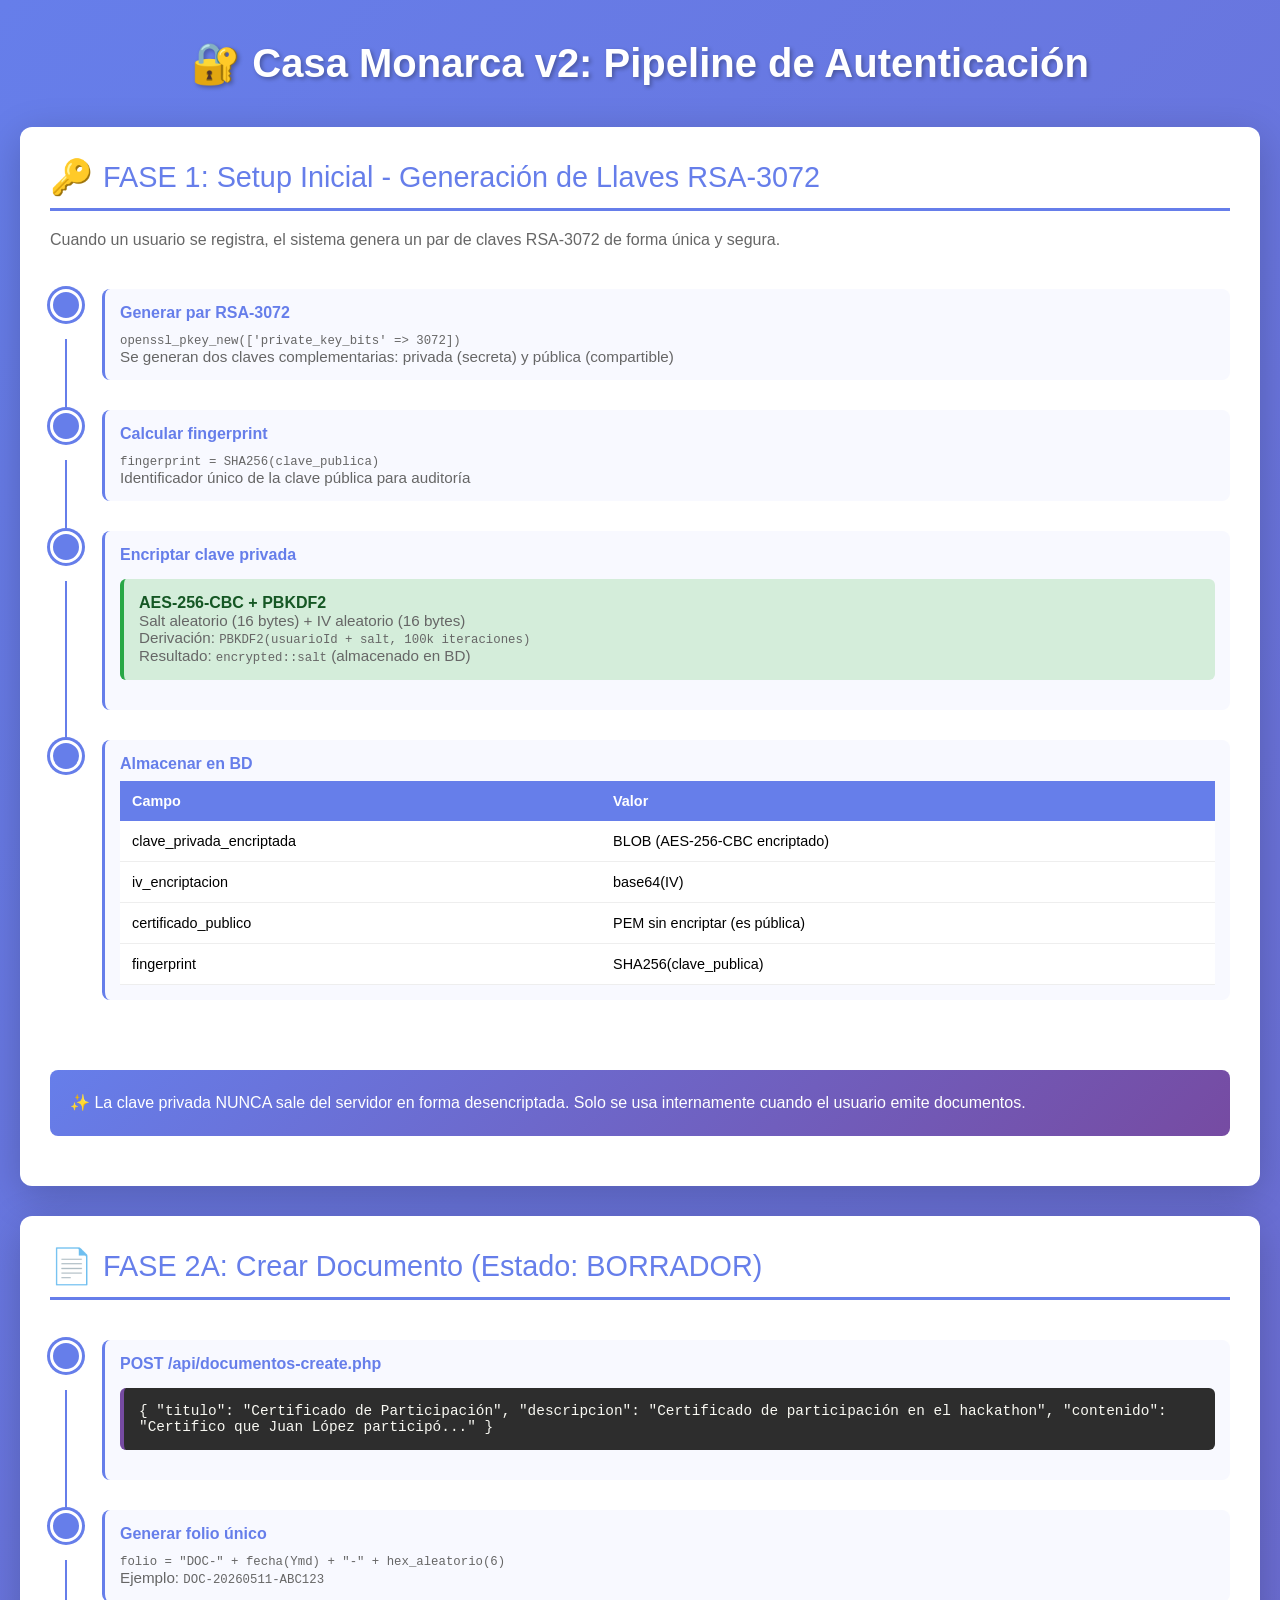
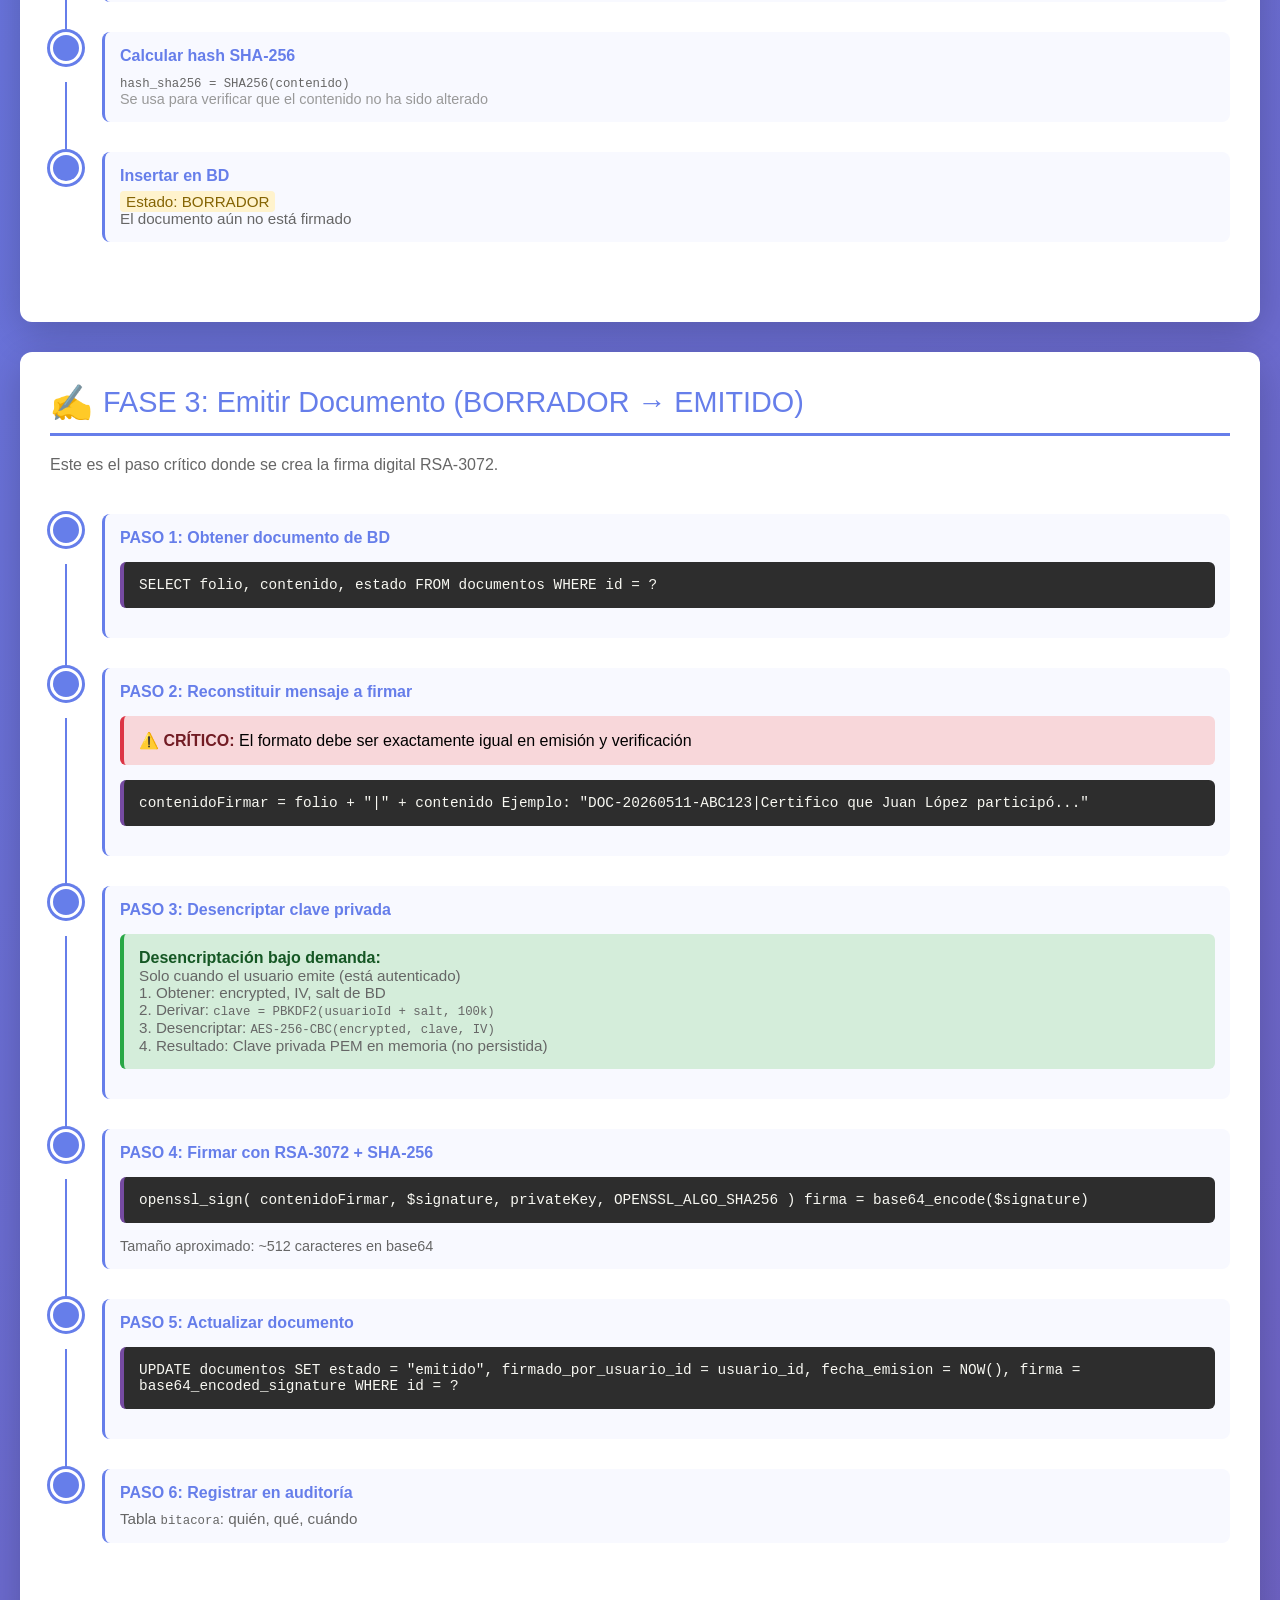
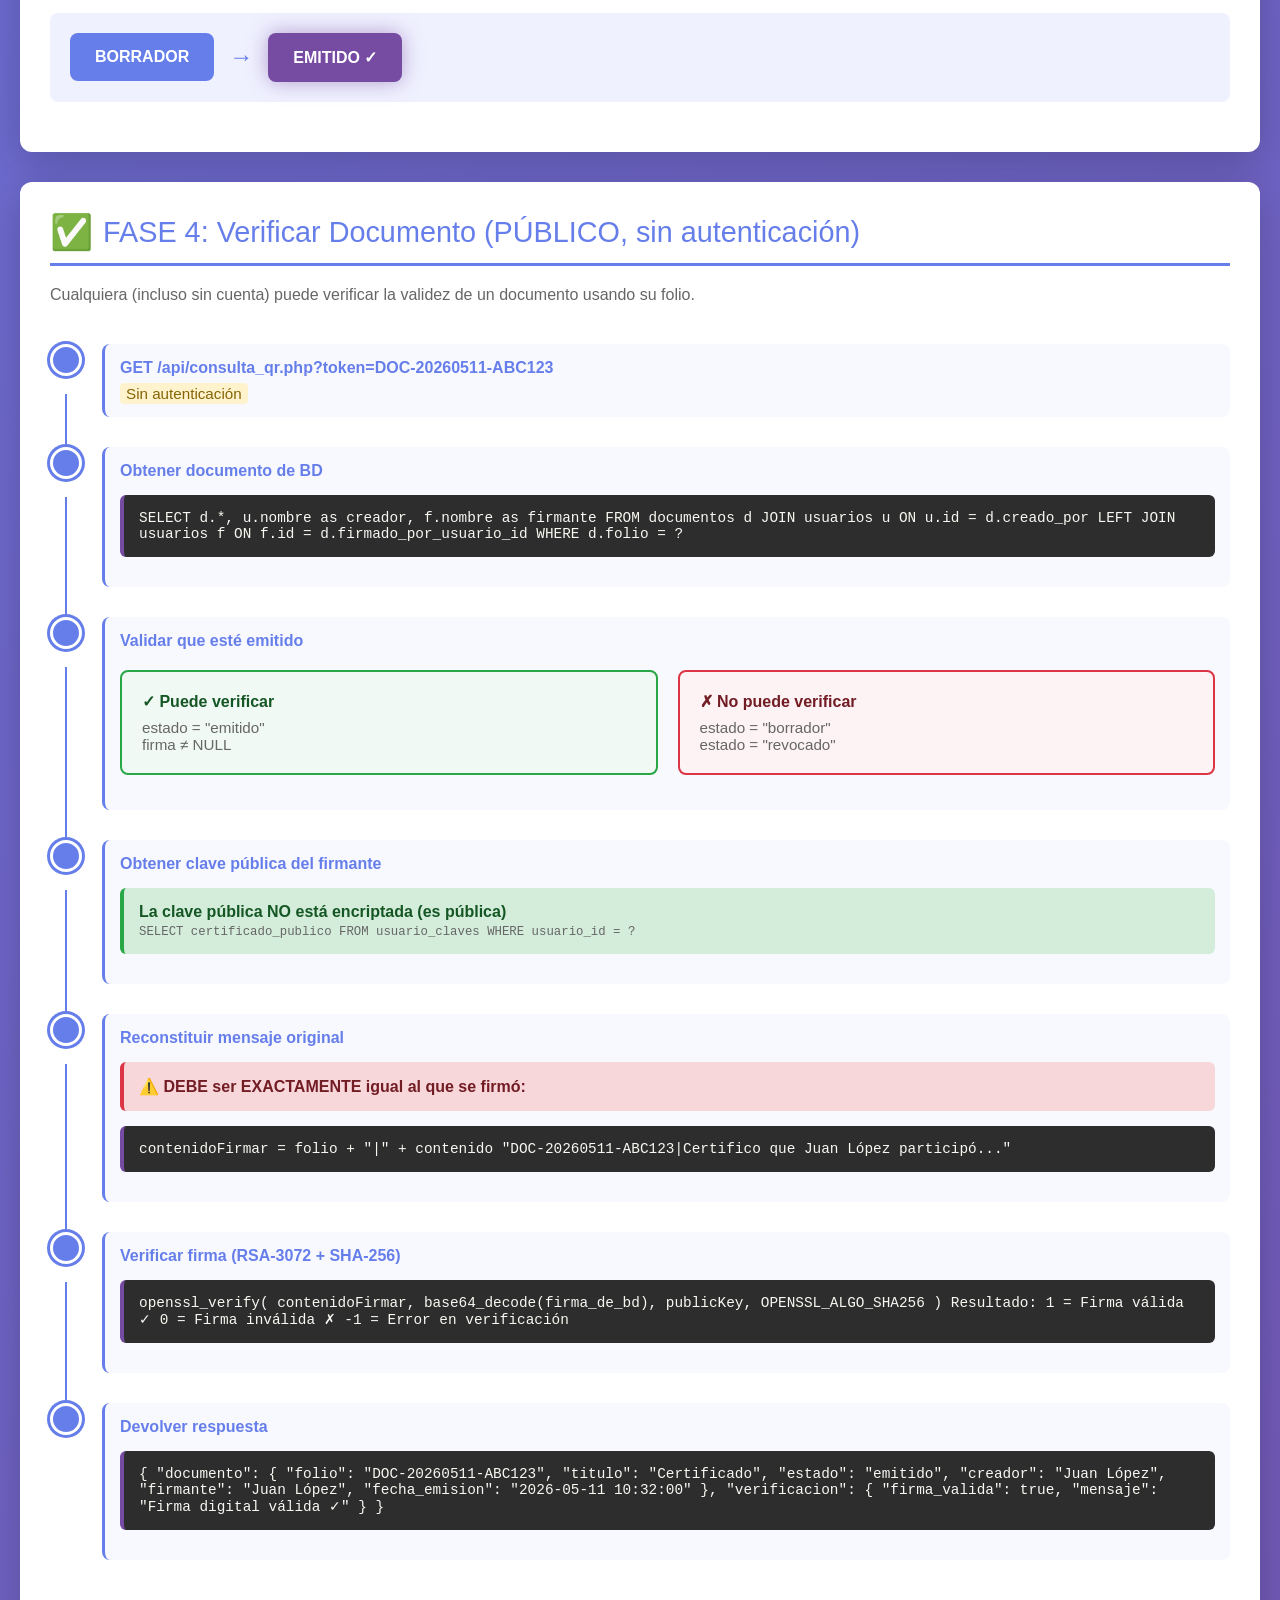
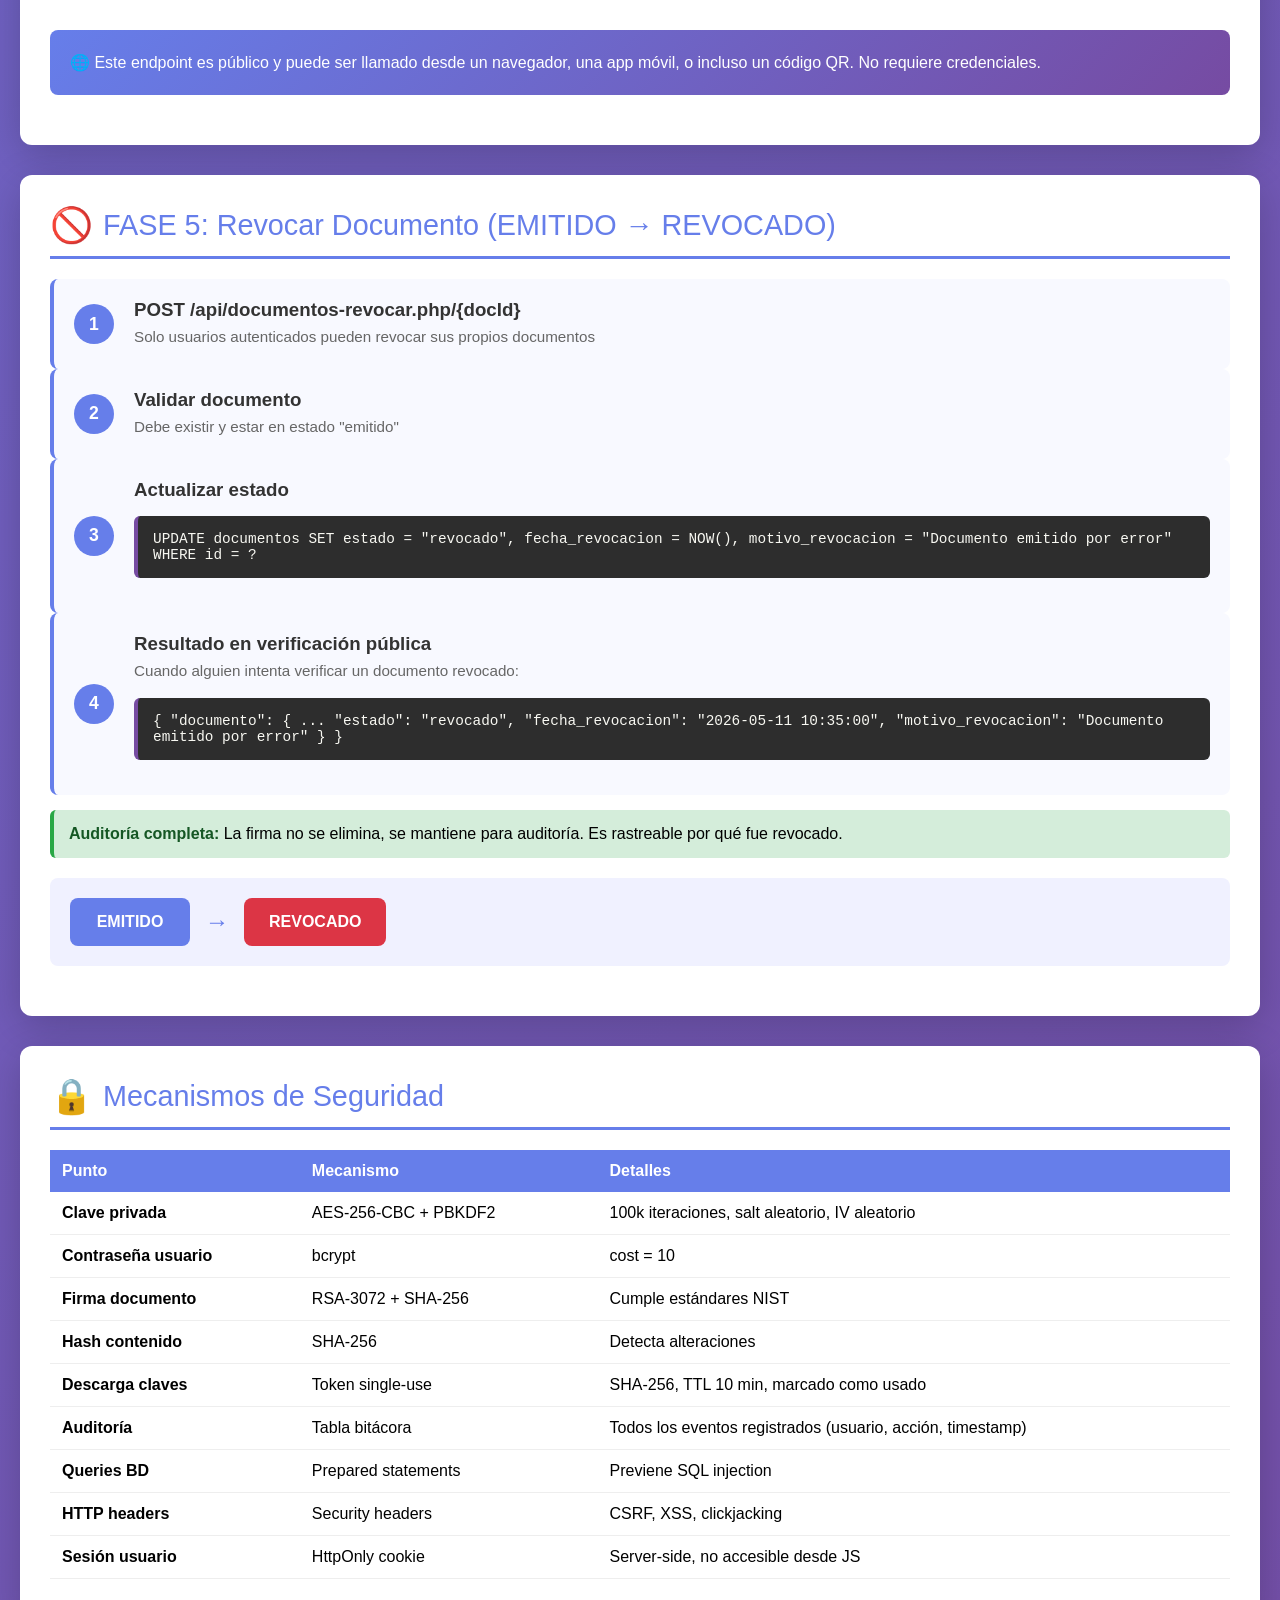
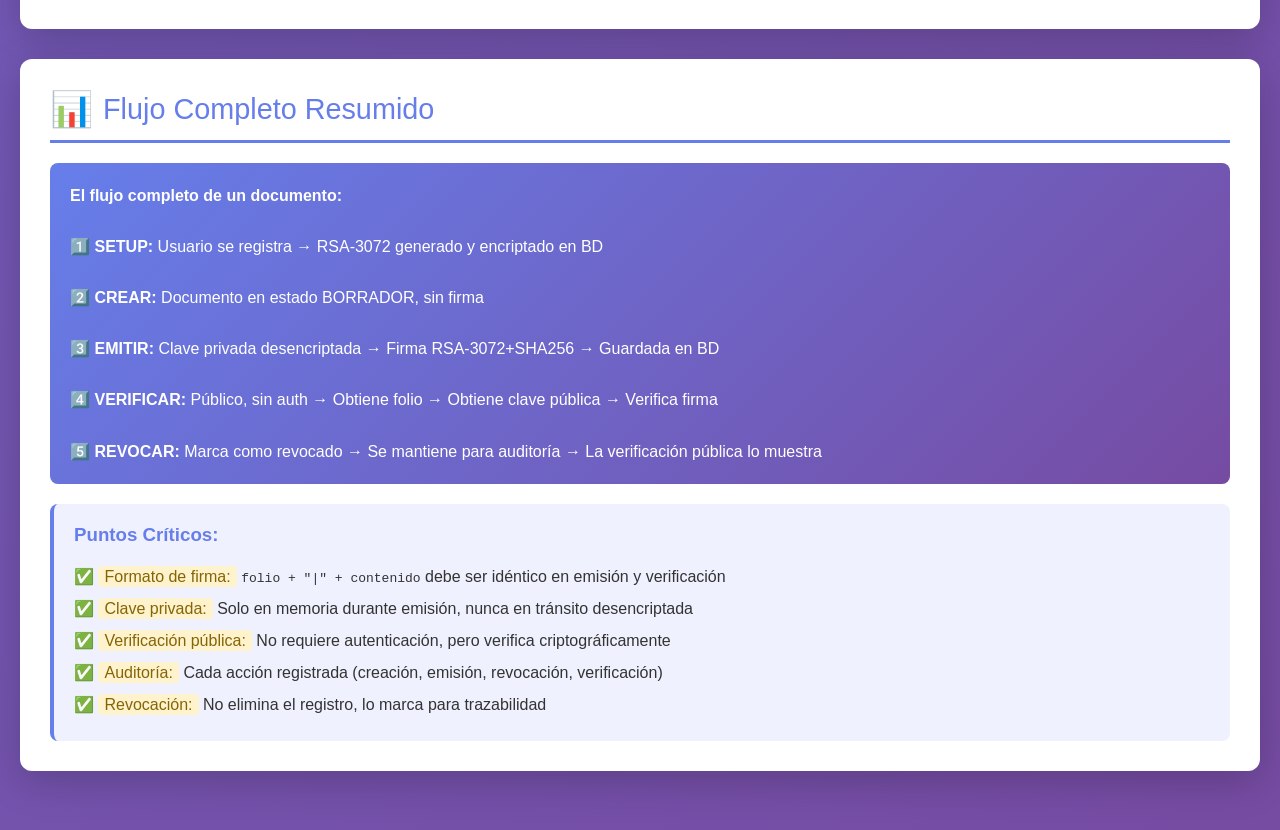
<file: pipeline-diagram.html>
<!DOCTYPE html>
<html lang="es">
<head>
    <meta charset="UTF-8">
    <meta name="viewport" content="width=device-width, initial-scale=1.0">
    <title>Casa Monarca v2 - Pipeline de Autenticación</title>
    <style>
        * {
            margin: 0;
            padding: 0;
            box-sizing: border-box;
        }

        body {
            font-family: -apple-system, BlinkMacSystemFont, 'Segoe UI', Roboto, 'Helvetica Neue', Arial, sans-serif;
            background: linear-gradient(135deg, #667eea 0%, #764ba2 100%);
            min-height: 100vh;
            padding: 40px 20px;
        }

        .container {
            max-width: 1400px;
            margin: 0 auto;
        }

        h1 {
            color: white;
            text-align: center;
            margin-bottom: 40px;
            font-size: 2.5em;
            text-shadow: 2px 2px 4px rgba(0,0,0,0.3);
        }

        .pipeline-section {
            background: white;
            border-radius: 12px;
            padding: 30px;
            margin-bottom: 30px;
            box-shadow: 0 10px 40px rgba(0,0,0,0.2);
            transition: transform 0.3s ease, box-shadow 0.3s ease;
        }

        .pipeline-section:hover {
            transform: translateY(-5px);
            box-shadow: 0 15px 50px rgba(0,0,0,0.3);
        }

        .section-title {
            font-size: 1.8em;
            color: #667eea;
            margin-bottom: 20px;
            border-bottom: 3px solid #667eea;
            padding-bottom: 10px;
            display: flex;
            align-items: center;
            gap: 10px;
        }

        .section-title .emoji {
            font-size: 1.2em;
        }

        .flow-diagram {
            display: flex;
            flex-direction: column;
            gap: 20px;
        }

        .flow-step {
            display: flex;
            align-items: center;
            gap: 20px;
            padding: 20px;
            background: #f8f9ff;
            border-left: 4px solid #667eea;
            border-radius: 8px;
            transition: all 0.3s ease;
        }

        .flow-step:hover {
            background: #f0f1ff;
            border-left-color: #764ba2;
        }

        .step-number {
            background: #667eea;
            color: white;
            border-radius: 50%;
            width: 40px;
            height: 40px;
            display: flex;
            align-items: center;
            justify-content: center;
            font-weight: bold;
            font-size: 1.1em;
            flex-shrink: 0;
        }

        .step-content h3 {
            color: #333;
            margin-bottom: 5px;
        }

        .step-content p {
            color: #666;
            font-size: 0.95em;
            line-height: 1.5;
        }

        .code-block {
            background: #2d2d2d;
            color: #f8f8f2;
            padding: 15px;
            border-radius: 6px;
            font-family: 'Courier New', monospace;
            font-size: 0.9em;
            overflow-x: auto;
            margin: 15px 0;
            border-left: 4px solid #764ba2;
        }

        .highlight {
            background: #fff3cd;
            padding: 2px 6px;
            border-radius: 4px;
            font-weight: 500;
            color: #856404;
        }

        .security-box {
            background: #d4edda;
            border-left: 4px solid #28a745;
            padding: 15px;
            border-radius: 6px;
            margin: 15px 0;
        }

        .security-box strong {
            color: #155724;
        }

        .danger-box {
            background: #f8d7da;
            border-left: 4px solid #dc3545;
            padding: 15px;
            border-radius: 6px;
            margin: 15px 0;
        }

        .danger-box strong {
            color: #721c24;
        }

        .state-diagram {
            display: flex;
            align-items: center;
            gap: 15px;
            flex-wrap: wrap;
            margin: 20px 0;
            padding: 20px;
            background: #f0f1ff;
            border-radius: 8px;
        }

        .state-box {
            background: #667eea;
            color: white;
            padding: 15px 25px;
            border-radius: 8px;
            font-weight: bold;
            text-align: center;
            min-width: 120px;
            transition: all 0.3s ease;
        }

        .state-box:hover {
            background: #764ba2;
            transform: scale(1.05);
        }

        .state-box.active {
            background: #764ba2;
            box-shadow: 0 0 20px rgba(118, 75, 162, 0.5);
        }

        .arrow {
            font-size: 1.5em;
            color: #667eea;
            font-weight: bold;
        }

        .table-responsive {
            overflow-x: auto;
            margin: 20px 0;
        }

        table {
            width: 100%;
            border-collapse: collapse;
            background: white;
        }

        th {
            background: #667eea;
            color: white;
            padding: 12px;
            text-align: left;
            font-weight: 600;
        }

        td {
            padding: 12px;
            border-bottom: 1px solid #eee;
        }

        tr:hover {
            background: #f8f9ff;
        }

        .comparison {
            display: grid;
            grid-template-columns: 1fr 1fr;
            gap: 20px;
            margin: 20px 0;
        }

        .comparison-item {
            padding: 20px;
            border-radius: 8px;
            border: 2px solid #ddd;
        }

        .comparison-item.correct {
            border-color: #28a745;
            background: #f1f9f5;
        }

        .comparison-item.wrong {
            border-color: #dc3545;
            background: #fdf3f5;
        }

        .comparison-item h4 {
            margin-bottom: 10px;
            font-weight: bold;
        }

        .comparison-item.correct h4 {
            color: #155724;
        }

        .comparison-item.wrong h4 {
            color: #721c24;
        }

        .comparison-item code {
            background: #f5f5f5;
            padding: 3px 6px;
            border-radius: 3px;
            font-family: monospace;
            font-size: 0.9em;
        }

        .grid-2 {
            display: grid;
            grid-template-columns: 1fr 1fr;
            gap: 20px;
        }

        @media (max-width: 768px) {
            .grid-2, .comparison {
                grid-template-columns: 1fr;
            }

            h1 {
                font-size: 1.8em;
            }

            .section-title {
                font-size: 1.3em;
            }
        }

        .key-insight {
            background: linear-gradient(135deg, #667eea 0%, #764ba2 100%);
            color: white;
            padding: 20px;
            border-radius: 8px;
            margin: 20px 0;
            font-weight: 500;
            line-height: 1.6;
        }

        .timeline {
            position: relative;
            padding: 20px 0;
        }

        .timeline-item {
            display: flex;
            gap: 20px;
            margin-bottom: 30px;
            position: relative;
        }

        .timeline-item::before {
            content: '';
            position: absolute;
            left: 15px;
            top: 50px;
            bottom: -30px;
            width: 2px;
            background: #667eea;
        }

        .timeline-item:last-child::before {
            display: none;
        }

        .timeline-dot {
            width: 32px;
            height: 32px;
            background: #667eea;
            border-radius: 50%;
            flex-shrink: 0;
            border: 3px solid white;
            box-shadow: 0 0 0 3px #667eea;
            position: relative;
            z-index: 1;
        }

        .timeline-content {
            flex: 1;
            padding: 15px;
            background: #f8f9ff;
            border-radius: 8px;
            border-left: 3px solid #667eea;
        }

        .timeline-content h4 {
            color: #667eea;
            margin-bottom: 8px;
        }

        .timeline-content p {
            color: #666;
            font-size: 0.95em;
        }
    </style>
</head>
<body>
    <div class="container">
        <h1>🔐 Casa Monarca v2: Pipeline de Autenticación</h1>

        <!-- SETUP INICIAL -->
        <div class="pipeline-section">
            <div class="section-title">
                <span class="emoji">🔑</span>
                FASE 1: Setup Inicial - Generación de Llaves RSA-3072
            </div>

            <p style="color: #666; margin-bottom: 20px;">
                Cuando un usuario se registra, el sistema genera un par de claves RSA-3072 de forma única y segura.
            </p>

            <div class="timeline">
                <div class="timeline-item">
                    <div class="timeline-dot"></div>
                    <div class="timeline-content">
                        <h4>Generar par RSA-3072</h4>
                        <p><code>openssl_pkey_new(['private_key_bits' => 3072])</code></p>
                        <p>Se generan dos claves complementarias: privada (secreta) y pública (compartible)</p>
                    </div>
                </div>

                <div class="timeline-item">
                    <div class="timeline-dot"></div>
                    <div class="timeline-content">
                        <h4>Calcular fingerprint</h4>
                        <p><code>fingerprint = SHA256(clave_publica)</code></p>
                        <p>Identificador único de la clave pública para auditoría</p>
                    </div>
                </div>

                <div class="timeline-item">
                    <div class="timeline-dot"></div>
                    <div class="timeline-content">
                        <h4>Encriptar clave privada</h4>
                        <div class="security-box">
                            <strong>AES-256-CBC + PBKDF2</strong>
                            <p>Salt aleatorio (16 bytes) + IV aleatorio (16 bytes)</p>
                            <p>Derivación: <code>PBKDF2(usuarioId + salt, 100k iteraciones)</code></p>
                            <p>Resultado: <code>encrypted::salt</code> (almacenado en BD)</p>
                        </div>
                    </div>
                </div>

                <div class="timeline-item">
                    <div class="timeline-dot"></div>
                    <div class="timeline-content">
                        <h4>Almacenar en BD</h4>
                        <table style="font-size: 0.9em;">
                            <tr>
                                <th>Campo</th>
                                <th>Valor</th>
                            </tr>
                            <tr>
                                <td>clave_privada_encriptada</td>
                                <td>BLOB (AES-256-CBC encriptado)</td>
                            </tr>
                            <tr>
                                <td>iv_encriptacion</td>
                                <td>base64(IV)</td>
                            </tr>
                            <tr>
                                <td>certificado_publico</td>
                                <td>PEM sin encriptar (es pública)</td>
                            </tr>
                            <tr>
                                <td>fingerprint</td>
                                <td>SHA256(clave_publica)</td>
                            </tr>
                        </table>
                    </div>
                </div>
            </div>

            <div class="key-insight">
                ✨ La clave privada NUNCA sale del servidor en forma desencriptada. Solo se usa internamente cuando el usuario emite documentos.
            </div>
        </div>

        <!-- CREAR DOCUMENTO -->
        <div class="pipeline-section">
            <div class="section-title">
                <span class="emoji">📄</span>
                FASE 2A: Crear Documento (Estado: BORRADOR)
            </div>

            <div class="timeline">
                <div class="timeline-item">
                    <div class="timeline-dot"></div>
                    <div class="timeline-content">
                        <h4>POST /api/documentos-create.php</h4>
                        <div class="code-block">
{
  "titulo": "Certificado de Participación",
  "descripcion": "Certificado de participación en el hackathon",
  "contenido": "Certifico que Juan López participó..."
}
                        </div>
                    </div>
                </div>

                <div class="timeline-item">
                    <div class="timeline-dot"></div>
                    <div class="timeline-content">
                        <h4>Generar folio único</h4>
                        <p><code>folio = "DOC-" + fecha(Ymd) + "-" + hex_aleatorio(6)</code></p>
                        <p>Ejemplo: <code>DOC-20260511-ABC123</code></p>
                    </div>
                </div>

                <div class="timeline-item">
                    <div class="timeline-dot"></div>
                    <div class="timeline-content">
                        <h4>Calcular hash SHA-256</h4>
                        <p><code>hash_sha256 = SHA256(contenido)</code></p>
                        <p style="color: #999; font-size: 0.9em;">Se usa para verificar que el contenido no ha sido alterado</p>
                    </div>
                </div>

                <div class="timeline-item">
                    <div class="timeline-dot"></div>
                    <div class="timeline-content">
                        <h4>Insertar en BD</h4>
                        <p><span class="highlight">Estado: BORRADOR</span></p>
                        <p>El documento aún no está firmado</p>
                    </div>
                </div>
            </div>
        </div>

        <!-- EMITIR DOCUMENTO -->
        <div class="pipeline-section">
            <div class="section-title">
                <span class="emoji">✍️</span>
                FASE 3: Emitir Documento (BORRADOR → EMITIDO)
            </div>

            <p style="color: #666; margin-bottom: 20px;">
                Este es el paso crítico donde se crea la firma digital RSA-3072.
            </p>

            <div class="timeline">
                <div class="timeline-item">
                    <div class="timeline-dot"></div>
                    <div class="timeline-content">
                        <h4>PASO 1: Obtener documento de BD</h4>
                        <div class="code-block">
SELECT folio, contenido, estado
FROM documentos
WHERE id = ?
                        </div>
                    </div>
                </div>

                <div class="timeline-item">
                    <div class="timeline-dot"></div>
                    <div class="timeline-content">
                        <h4>PASO 2: Reconstituir mensaje a firmar</h4>
                        <div class="danger-box">
                            <strong>⚠️ CRÍTICO:</strong> El formato debe ser exactamente igual en emisión y verificación
                        </div>
                        <div class="code-block">
contenidoFirmar = folio + "|" + contenido

Ejemplo:
"DOC-20260511-ABC123|Certifico que Juan López participó..."
                        </div>
                    </div>
                </div>

                <div class="timeline-item">
                    <div class="timeline-dot"></div>
                    <div class="timeline-content">
                        <h4>PASO 3: Desencriptar clave privada</h4>
                        <div class="security-box">
                            <strong>Desencriptación bajo demanda:</strong>
                            <p>Solo cuando el usuario emite (está autenticado)</p>
                            <p>1. Obtener: encrypted, IV, salt de BD</p>
                            <p>2. Derivar: <code>clave = PBKDF2(usuarioId + salt, 100k)</code></p>
                            <p>3. Desencriptar: <code>AES-256-CBC(encrypted, clave, IV)</code></p>
                            <p>4. Resultado: Clave privada PEM en memoria (no persistida)</p>
                        </div>
                    </div>
                </div>

                <div class="timeline-item">
                    <div class="timeline-dot"></div>
                    <div class="timeline-content">
                        <h4>PASO 4: Firmar con RSA-3072 + SHA-256</h4>
                        <div class="code-block">
openssl_sign(
    contenidoFirmar,
    $signature,
    privateKey,
    OPENSSL_ALGO_SHA256
)

firma = base64_encode($signature)
                        </div>
                        <p style="color: #666; font-size: 0.9em;">Tamaño aproximado: ~512 caracteres en base64</p>
                    </div>
                </div>

                <div class="timeline-item">
                    <div class="timeline-dot"></div>
                    <div class="timeline-content">
                        <h4>PASO 5: Actualizar documento</h4>
                        <div class="code-block">
UPDATE documentos SET
    estado = "emitido",
    firmado_por_usuario_id = usuario_id,
    fecha_emision = NOW(),
    firma = base64_encoded_signature
WHERE id = ?
                        </div>
                    </div>
                </div>

                <div class="timeline-item">
                    <div class="timeline-dot"></div>
                    <div class="timeline-content">
                        <h4>PASO 6: Registrar en auditoría</h4>
                        <p>Tabla <code>bitacora</code>: quién, qué, cuándo</p>
                    </div>
                </div>
            </div>

            <div class="state-diagram">
                <div class="state-box">BORRADOR</div>
                <div class="arrow">→</div>
                <div class="state-box active">EMITIDO ✓</div>
            </div>
        </div>

        <!-- VERIFICAR DOCUMENTO -->
        <div class="pipeline-section">
            <div class="section-title">
                <span class="emoji">✅</span>
                FASE 4: Verificar Documento (PÚBLICO, sin autenticación)
            </div>

            <p style="color: #666; margin-bottom: 20px;">
                Cualquiera (incluso sin cuenta) puede verificar la validez de un documento usando su folio.
            </p>

            <div class="timeline">
                <div class="timeline-item">
                    <div class="timeline-dot"></div>
                    <div class="timeline-content">
                        <h4>GET /api/consulta_qr.php?token=DOC-20260511-ABC123</h4>
                        <p><span class="highlight">Sin autenticación</span></p>
                    </div>
                </div>

                <div class="timeline-item">
                    <div class="timeline-dot"></div>
                    <div class="timeline-content">
                        <h4>Obtener documento de BD</h4>
                        <div class="code-block">
SELECT d.*, u.nombre as creador, f.nombre as firmante
FROM documentos d
JOIN usuarios u ON u.id = d.creado_por
LEFT JOIN usuarios f ON f.id = d.firmado_por_usuario_id
WHERE d.folio = ?
                        </div>
                    </div>
                </div>

                <div class="timeline-item">
                    <div class="timeline-dot"></div>
                    <div class="timeline-content">
                        <h4>Validar que esté emitido</h4>
                        <div class="comparison">
                            <div class="comparison-item correct">
                                <h4>✓ Puede verificar</h4>
                                <p>estado = "emitido"</p>
                                <p>firma ≠ NULL</p>
                            </div>
                            <div class="comparison-item wrong">
                                <h4>✗ No puede verificar</h4>
                                <p>estado = "borrador"</p>
                                <p>estado = "revocado"</p>
                            </div>
                        </div>
                    </div>
                </div>

                <div class="timeline-item">
                    <div class="timeline-dot"></div>
                    <div class="timeline-content">
                        <h4>Obtener clave pública del firmante</h4>
                        <div class="security-box">
                            <strong>La clave pública NO está encriptada (es pública)</strong>
                            <p><code>SELECT certificado_publico FROM usuario_claves WHERE usuario_id = ?</code></p>
                        </div>
                    </div>
                </div>

                <div class="timeline-item">
                    <div class="timeline-dot"></div>
                    <div class="timeline-content">
                        <h4>Reconstituir mensaje original</h4>
                        <div class="danger-box">
                            <strong>⚠️ DEBE ser EXACTAMENTE igual al que se firmó:</strong>
                        </div>
                        <div class="code-block">
contenidoFirmar = folio + "|" + contenido

"DOC-20260511-ABC123|Certifico que Juan López participó..."
                        </div>
                    </div>
                </div>

                <div class="timeline-item">
                    <div class="timeline-dot"></div>
                    <div class="timeline-content">
                        <h4>Verificar firma (RSA-3072 + SHA-256)</h4>
                        <div class="code-block">
openssl_verify(
    contenidoFirmar,
    base64_decode(firma_de_bd),
    publicKey,
    OPENSSL_ALGO_SHA256
)

Resultado:
1  = Firma válida ✓
0  = Firma inválida ✗
-1 = Error en verificación
                        </div>
                    </div>
                </div>

                <div class="timeline-item">
                    <div class="timeline-dot"></div>
                    <div class="timeline-content">
                        <h4>Devolver respuesta</h4>
                        <div class="code-block">
{
  "documento": {
    "folio": "DOC-20260511-ABC123",
    "titulo": "Certificado",
    "estado": "emitido",
    "creador": "Juan López",
    "firmante": "Juan López",
    "fecha_emision": "2026-05-11 10:32:00"
  },
  "verificacion": {
    "firma_valida": true,
    "mensaje": "Firma digital válida ✓"
  }
}
                        </div>
                    </div>
                </div>
            </div>

            <div class="key-insight">
                🌐 Este endpoint es público y puede ser llamado desde un navegador, una app móvil, o incluso un código QR. No requiere credenciales.
            </div>
        </div>

        <!-- REVOCAR DOCUMENTO -->
        <div class="pipeline-section">
            <div class="section-title">
                <span class="emoji">🚫</span>
                FASE 5: Revocar Documento (EMITIDO → REVOCADO)
            </div>

            <div class="flow-step">
                <div class="step-number">1</div>
                <div class="step-content">
                    <h3>POST /api/documentos-revocar.php/{docId}</h3>
                    <p>Solo usuarios autenticados pueden revocar sus propios documentos</p>
                </div>
            </div>

            <div class="flow-step">
                <div class="step-number">2</div>
                <div class="step-content">
                    <h3>Validar documento</h3>
                    <p>Debe existir y estar en estado "emitido"</p>
                </div>
            </div>

            <div class="flow-step">
                <div class="step-number">3</div>
                <div class="step-content">
                    <h3>Actualizar estado</h3>
                    <div class="code-block">
UPDATE documentos SET
    estado = "revocado",
    fecha_revocacion = NOW(),
    motivo_revocacion = "Documento emitido por error"
WHERE id = ?
                    </div>
                </div>
            </div>

            <div class="flow-step">
                <div class="step-number">4</div>
                <div class="step-content">
                    <h3>Resultado en verificación pública</h3>
                    <p>Cuando alguien intenta verificar un documento revocado:</p>
                    <div class="code-block">
{
  "documento": {
    ...
    "estado": "revocado",
    "fecha_revocacion": "2026-05-11 10:35:00",
    "motivo_revocacion": "Documento emitido por error"
  }
}
                    </div>
                </div>
            </div>

            <div class="security-box">
                <strong>Auditoría completa:</strong> La firma no se elimina, se mantiene para auditoría. Es rastreable por qué fue revocado.
            </div>

            <div class="state-diagram">
                <div class="state-box">EMITIDO</div>
                <div class="arrow">→</div>
                <div class="state-box" style="background: #dc3545;">REVOCADO</div>
            </div>
        </div>

        <!-- TABLA DE SEGURIDAD -->
        <div class="pipeline-section">
            <div class="section-title">
                <span class="emoji">🔒</span>
                Mecanismos de Seguridad
            </div>

            <div class="table-responsive">
                <table>
                    <thead>
                        <tr>
                            <th>Punto</th>
                            <th>Mecanismo</th>
                            <th>Detalles</th>
                        </tr>
                    </thead>
                    <tbody>
                        <tr>
                            <td><strong>Clave privada</strong></td>
                            <td>AES-256-CBC + PBKDF2</td>
                            <td>100k iteraciones, salt aleatorio, IV aleatorio</td>
                        </tr>
                        <tr>
                            <td><strong>Contraseña usuario</strong></td>
                            <td>bcrypt</td>
                            <td>cost = 10</td>
                        </tr>
                        <tr>
                            <td><strong>Firma documento</strong></td>
                            <td>RSA-3072 + SHA-256</td>
                            <td>Cumple estándares NIST</td>
                        </tr>
                        <tr>
                            <td><strong>Hash contenido</strong></td>
                            <td>SHA-256</td>
                            <td>Detecta alteraciones</td>
                        </tr>
                        <tr>
                            <td><strong>Descarga claves</strong></td>
                            <td>Token single-use</td>
                            <td>SHA-256, TTL 10 min, marcado como usado</td>
                        </tr>
                        <tr>
                            <td><strong>Auditoría</strong></td>
                            <td>Tabla bitácora</td>
                            <td>Todos los eventos registrados (usuario, acción, timestamp)</td>
                        </tr>
                        <tr>
                            <td><strong>Queries BD</strong></td>
                            <td>Prepared statements</td>
                            <td>Previene SQL injection</td>
                        </tr>
                        <tr>
                            <td><strong>HTTP headers</strong></td>
                            <td>Security headers</td>
                            <td>CSRF, XSS, clickjacking</td>
                        </tr>
                        <tr>
                            <td><strong>Sesión usuario</strong></td>
                            <td>HttpOnly cookie</td>
                            <td>Server-side, no accesible desde JS</td>
                        </tr>
                    </tbody>
                </table>
            </div>
        </div>

        <!-- RESUMEN -->
        <div class="pipeline-section">
            <div class="section-title">
                <span class="emoji">📊</span>
                Flujo Completo Resumido
            </div>

            <div class="key-insight" style="margin-bottom: 20px;">
                <strong>El flujo completo de un documento:</strong>
                <br><br>
                1️⃣ <strong>SETUP:</strong> Usuario se registra → RSA-3072 generado y encriptado en BD
                <br><br>
                2️⃣ <strong>CREAR:</strong> Documento en estado BORRADOR, sin firma
                <br><br>
                3️⃣ <strong>EMITIR:</strong> Clave privada desencriptada → Firma RSA-3072+SHA256 → Guardada en BD
                <br><br>
                4️⃣ <strong>VERIFICAR:</strong> Público, sin auth → Obtiene folio → Obtiene clave pública → Verifica firma
                <br><br>
                5️⃣ <strong>REVOCAR:</strong> Marca como revocado → Se mantiene para auditoría → La verificación pública lo muestra
            </div>

            <div style="background: #f0f1ff; padding: 20px; border-radius: 8px; border-left: 4px solid #667eea;">
                <h3 style="color: #667eea; margin-bottom: 15px;">Puntos Críticos:</h3>
                <ul style="list-style: none; color: #333; line-height: 2;">
                    <li>✅ <span class="highlight">Formato de firma:</span> <code>folio + "|" + contenido</code> debe ser idéntico en emisión y verificación</li>
                    <li>✅ <span class="highlight">Clave privada:</span> Solo en memoria durante emisión, nunca en tránsito desencriptada</li>
                    <li>✅ <span class="highlight">Verificación pública:</span> No requiere autenticación, pero verifica criptográficamente</li>
                    <li>✅ <span class="highlight">Auditoría:</span> Cada acción registrada (creación, emisión, revocación, verificación)</li>
                    <li>✅ <span class="highlight">Revocación:</span> No elimina el registro, lo marca para trazabilidad</li>
                </ul>
            </div>
        </div>
    </div>
</body>
</html>
</file>
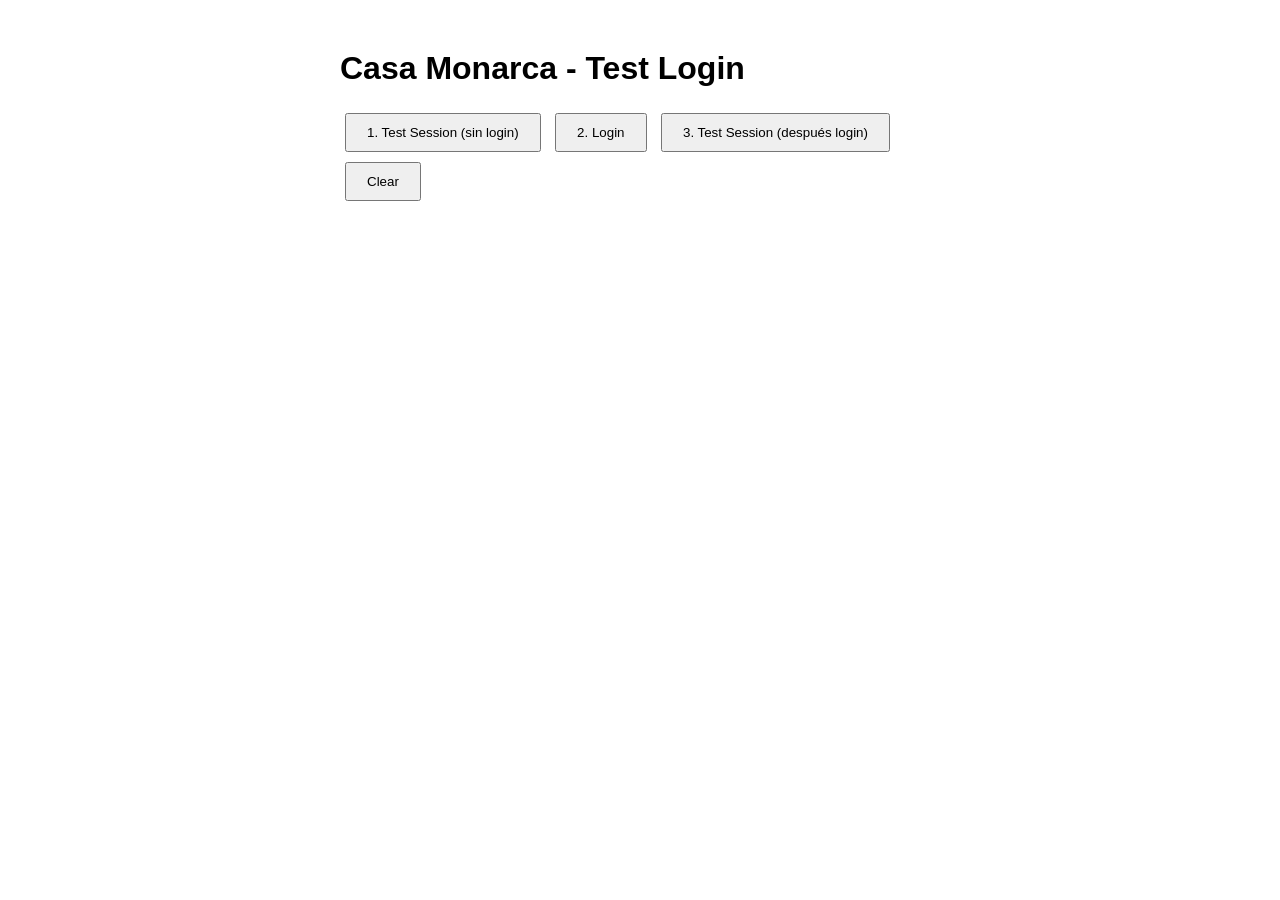
<file: frontend/test-login.html>
<!DOCTYPE html>
<html>
<head>
  <title>Test Login</title>
  <style>
    body { font-family: Arial; max-width: 600px; margin: 50px auto; }
    .log { background: #f0f0f0; padding: 10px; margin: 10px 0; border-radius: 4px; font-family: monospace; font-size: 12px; }
    button { padding: 10px 20px; margin: 5px; cursor: pointer; }
  </style>
</head>
<body>
  <h1>Casa Monarca - Test Login</h1>
  <div>
    <button onclick="testSession()">1. Test Session (sin login)</button>
    <button onclick="testLogin()">2. Login</button>
    <button onclick="testSessionAfter()">3. Test Session (después login)</button>
    <button onclick="clearLog()">Clear</button>
  </div>
  <div id="log"></div>

  <script>
    function log(msg) {
      const el = document.getElementById('log');
      el.innerHTML += `<div class="log">${new Date().toLocaleTimeString()} - ${msg}</div>`;
    }

    function clearLog() {
      document.getElementById('log').innerHTML = '';
    }

    async function testSession() {
      log('GET /auth/session.php...');
      try {
        const res = await fetch('/auth/session.php', {
          credentials: 'include',
          headers: { 'Content-Type': 'application/json' }
        });
        log(`Status: ${res.status}`);
        const data = await res.json();
        log(`Response: ${JSON.stringify(data)}`);
      } catch (e) {
        log(`Error: ${e.message}`);
      }
    }

    async function testLogin() {
      log('POST /auth/login.php...');
      try {
        const res = await fetch('/auth/login.php', {
          method: 'POST',
          credentials: 'include',
          headers: { 'Content-Type': 'application/json' },
          body: JSON.stringify({
            email: 'admin@empresa.local',
            password: 'admin123'
          })
        });
        log(`Status: ${res.status}`);
        const data = await res.json();
        log(`Response: ${JSON.stringify(data)}`);
        log('Check document.cookie: ' + (document.cookie || 'NO COOKIES'));
      } catch (e) {
        log(`Error: ${e.message}`);
      }
    }

    async function testSessionAfter() {
      log('GET /auth/session.php (después login)...');
      log('document.cookie: ' + (document.cookie || 'NO COOKIES'));
      try {
        const res = await fetch('/auth/session.php', {
          credentials: 'include',
          headers: { 'Content-Type': 'application/json' }
        });
        log(`Status: ${res.status}`);
        const data = await res.json();
        log(`Response: ${JSON.stringify(data)}`);
      } catch (e) {
        log(`Error: ${e.message}`);
      }
    }
  </script>
</body>
</html>
</file>
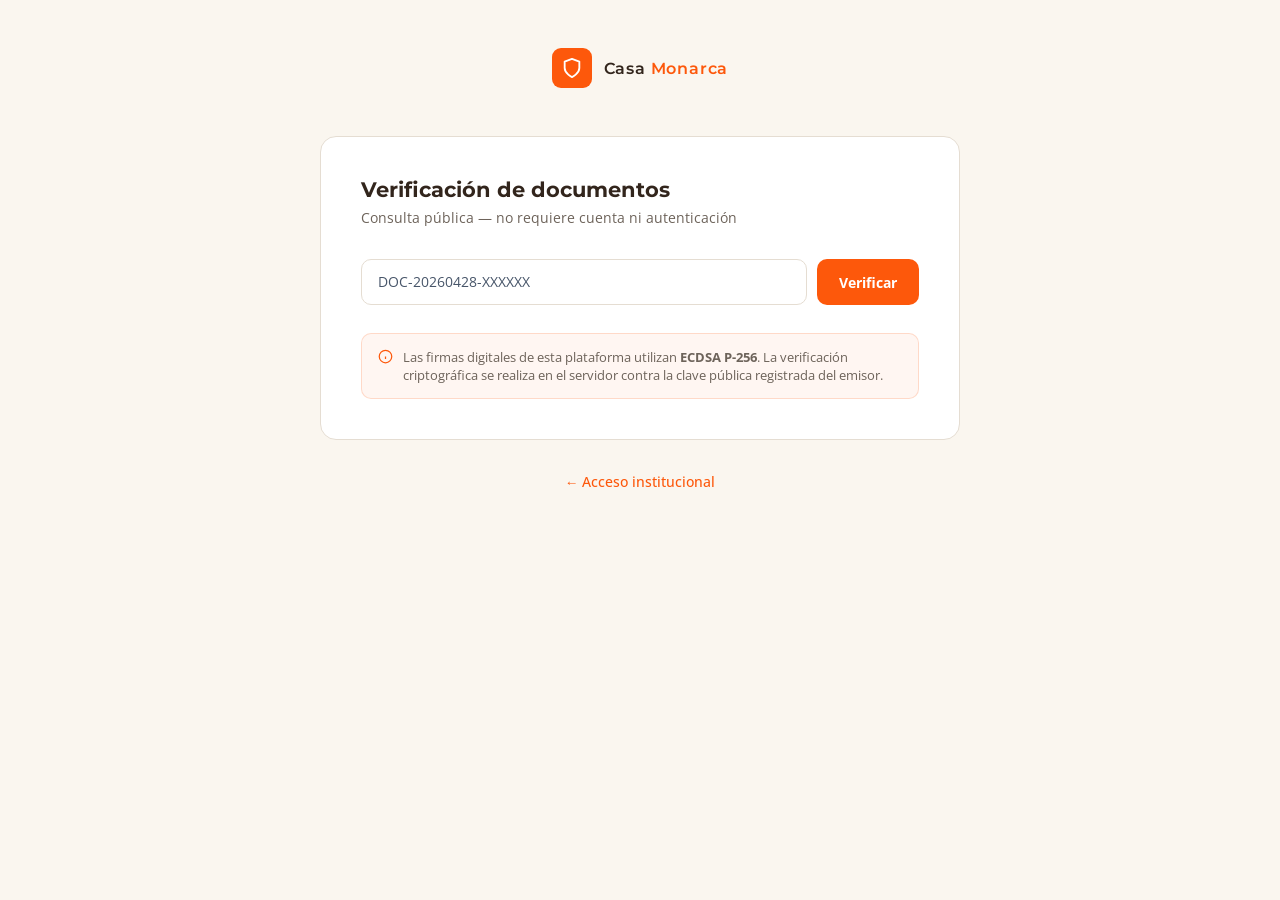
<file: frontend/verificar.html>
<!DOCTYPE html>
<html lang="es">
<head>
  <meta charset="UTF-8">
  <meta name="viewport" content="width=device-width, initial-scale=1.0">
  <title>Casa Monarca — Verificación Pública</title>
  <link rel="preconnect" href="https://fonts.googleapis.com">
  <link href="https://fonts.googleapis.com/css2?family=Montserrat:wght@400;500;600;700;800&family=Open+Sans:wght@300;400;500;600;700&display=swap" rel="stylesheet">
  <style>
    *, *::before, *::after { box-sizing: border-box; margin: 0; padding: 0; }
    :root {
      /* Paleta Casa Monarca */
      --orange:  #fd580b;
      --orange-d:#e44b04;
      --amber:   #fbb122;
      --success: #54b551;
      --red:     #d92626;

      --bg:      #faf6ef;
      --surface: #ffffff;
      --card:    #ffffff;
      --card-2:  #fbf6ee;
      --border:  #e5ddd2;
      --text:    #32251c;
      --muted:   #6d635a;

      /* Alias para reutilizar el código existente */
      --green:   var(--orange);
      --green-d: var(--orange-d);

      --ff-head: 'Montserrat', sans-serif;
      --ff-body: 'Open Sans', sans-serif;
    }
    body {
      background: var(--bg);
      color: var(--text);
      font-family: var(--ff-body);
      min-height: 100vh;
      display: flex;
      flex-direction: column;
      align-items: center;
      padding: 48px 24px;
    }

    /* Header */
    .header {
      display: flex;
      align-items: center;
      gap: 12px;
      margin-bottom: 48px;
    }
    .brand-icon {
      width: 40px; height: 40px;
      background: var(--green);
      border-radius: 9px;
      display: flex; align-items: center; justify-content: center;
    }
    .brand-icon svg { width: 22px; height: 22px; color: white; }
    .brand-name { font-family: var(--ff-head); font-size: 1rem; font-weight: 600; letter-spacing: 0.05em; }
    .brand-name span { color: var(--green); }

    /* Main card */
    .verify-card {
      background: var(--surface);
      border: 1px solid var(--border);
      border-radius: 16px;
      padding: 40px;
      width: 100%;
      max-width: 640px;
    }
    .card-title {
      font-family: var(--ff-head);
      font-size: 1.3rem;
      font-weight: 700;
      margin-bottom: 6px;
    }
    .card-subtitle { color: var(--muted); font-size: 0.88rem; margin-bottom: 32px; }

    /* Search row */
    .search-row { display: flex; gap: 10px; }
    .search-row input {
      flex: 1;
      background: var(--card);
      border: 1px solid var(--border);
      border-radius: 10px;
      padding: 13px 16px;
      color: var(--text);
      font-family: var(--ff-head);
      font-size: 0.9rem;
      outline: none;
      transition: border-color 0.2s, box-shadow 0.2s;
    }
    .search-row input:focus { border-color: var(--green); box-shadow: 0 0 0 3px rgba(253,88,11,0.18); }
    .search-row input::placeholder { color: #475569; font-family: var(--ff-body); }
    .btn-verify {
      background: var(--green);
      color: #ffffff;
      border: none;
      border-radius: 10px;
      padding: 13px 22px;
      font-family: var(--ff-body);
      font-size: 0.9rem;
      font-weight: 700;
      cursor: pointer;
      transition: background 0.2s;
      white-space: nowrap;
    }
    .btn-verify:hover { background: var(--green-d); }
    .btn-verify:disabled { opacity: 0.5; cursor: not-allowed; }

    /* Result area */
    #result { margin-top: 28px; }

    /* Valid state (verde de éxito, no naranja brand) */
    .result-valid {
      background: rgba(84,181,81,0.07);
      border: 1px solid rgba(84,181,81,0.35);
      border-radius: 12px;
      padding: 24px;
    }
    .result-valid .status-badge {
      display: inline-flex;
      align-items: center;
      gap: 8px;
      background: rgba(84,181,81,0.16);
      border: 1px solid rgba(84,181,81,0.45);
      border-radius: 6px;
      padding: 5px 12px;
      font-size: 0.82rem;
      font-weight: 700;
      color: #2e6b2c;
      margin-bottom: 20px;
      font-family: var(--ff-head);
      letter-spacing: 0.06em;
    }

    /* Invalid state */
    .result-invalid {
      background: rgba(217,38,38,0.07);
      border: 1px solid rgba(217,38,38,0.30);
      border-radius: 12px;
      padding: 24px;
    }
    .result-invalid .status-badge {
      display: inline-flex;
      align-items: center;
      gap: 8px;
      background: rgba(217,38,38,0.14);
      border: 1px solid rgba(217,38,38,0.40);
      border-radius: 6px;
      padding: 5px 12px;
      font-size: 0.82rem;
      font-weight: 700;
      color: #9c1c1c;
      margin-bottom: 16px;
      font-family: var(--ff-head);
      letter-spacing: 0.06em;
    }
    .result-invalid p { color: var(--muted); font-size: 0.9rem; }

    /* Doc details grid */
    .doc-grid {
      display: grid;
      grid-template-columns: 1fr 1fr;
      gap: 16px;
    }
    @media (max-width: 480px) { .doc-grid { grid-template-columns: 1fr; } }
    .doc-field label {
      display: block;
      font-size: 0.72rem;
      font-weight: 600;
      color: var(--muted);
      letter-spacing: 0.07em;
      text-transform: uppercase;
      margin-bottom: 4px;
    }
    .doc-field .val {
      font-size: 0.92rem;
      color: var(--text);
      font-family: var(--ff-head);
      word-break: break-all;
    }
    .doc-field.full { grid-column: 1 / -1; }

    /* Signature section */
    .sig-section {
      margin-top: 20px;
      padding-top: 20px;
      border-top: 1px solid var(--border);
    }
    .sig-label {
      font-size: 0.72rem;
      font-weight: 600;
      color: var(--muted);
      letter-spacing: 0.07em;
      text-transform: uppercase;
      margin-bottom: 8px;
    }
    .sig-hex {
      background: var(--card);
      border: 1px solid var(--border);
      border-radius: 8px;
      padding: 12px;
      font-family: var(--ff-head);
      font-size: 0.75rem;
      color: var(--green);
      word-break: break-all;
      line-height: 1.5;
    }

    /* Loading */
    .spinner {
      display: inline-block;
      width: 14px; height: 14px;
      border: 2px solid rgba(0,0,0,0.2);
      border-top-color: #ffffff;
      border-radius: 50%;
      animation: spin 0.6s linear infinite;
      vertical-align: middle;
      margin-right: 6px;
    }
    @keyframes spin { to { transform: rotate(360deg); } }

    /* Back link */
    .back-link {
      margin-top: 32px;
      text-align: center;
      font-size: 0.85rem;
      color: var(--muted);
    }
    .back-link a { color: var(--green); text-decoration: none; font-weight: 500; }
    .back-link a:hover { text-decoration: underline; }

    /* Notice */
    .notice {
      background: rgba(253,88,11,0.05);
      border: 1px solid rgba(253,88,11,0.18);
      border-radius: 10px;
      padding: 14px 16px;
      margin-top: 24px;
      font-size: 0.82rem;
      color: var(--muted);
      display: flex;
      gap: 10px;
      align-items: flex-start;
    }
    .notice svg { flex-shrink: 0; color: var(--green); margin-top: 1px; }
  </style>
</head>
<body>

<div class="header">
  <div class="brand-icon">
    <svg viewBox="0 0 24 24" fill="none" stroke="currentColor" stroke-width="2" stroke-linecap="round" stroke-linejoin="round"><path d="M12 22s8-4 8-10V5l-8-3-8 3v7c0 6 8 10 8 10z"/></svg>
  </div>
  <div class="brand-name">Casa <span>Monarca</span></div>
</div>

<div class="verify-card">
  <h1 class="card-title">Verificación de documentos</h1>
  <p class="card-subtitle">Consulta pública — no requiere cuenta ni autenticación</p>

  <div class="search-row">
    <input type="text" id="folio-input" placeholder="DOC-20260428-XXXXXX" autocomplete="off" spellcheck="false">
    <button class="btn-verify" id="verify-btn" onclick="verificar()">Verificar</button>
  </div>

  <div id="result"></div>

  <div class="notice">
    <svg width="15" height="15" viewBox="0 0 24 24" fill="none" stroke="currentColor" stroke-width="2"><circle cx="12" cy="12" r="10"/><path d="M12 16v-4M12 8h.01"/></svg>
    <span>Las firmas digitales de esta plataforma utilizan <strong>ECDSA P-256</strong>. La verificación criptográfica se realiza en el servidor contra la clave pública registrada del emisor.</span>
  </div>
</div>

<p class="back-link"><a href="index.html">← Acceso institucional</a></p>

<script type="module">
  async function apiFetch(path) {
    const base = (location.protocol === 'file:' || location.origin === 'null') ? 'http://localhost:8080' : location.origin;
    const res = await fetch(base + path, { credentials: 'include' });
    const data = res.headers.get('content-type')?.includes('application/json') ? await res.json() : null;
    if (!res.ok) throw new Error(data?.message || 'Error en la solicitud');
    return data;
  }

  function esc(s) {
    return String(s ?? '—').replace(/&/g,'&amp;').replace(/</g,'&lt;').replace(/>/g,'&gt;');
  }

  function fmt(dt) {
    if (!dt) return '—';
    return new Date(dt).toLocaleString('es-MX', { dateStyle: 'medium', timeStyle: 'short' });
  }

  window.verificar = async () => {
    const folio = document.getElementById('folio-input').value.trim();
    const resultEl = document.getElementById('result');
    const btn = document.getElementById('verify-btn');
    if (!folio) return;

    btn.disabled = true;
    btn.innerHTML = '<span class="spinner"></span>Verificando...';
    resultEl.innerHTML = '';

    try {
      const res = await apiFetch(`/api/documentos-verificar.php?folio=${encodeURIComponent(folio)}`);

      if (res.data?.valido) {
        const d = res.data.documento;
        resultEl.innerHTML = `
          <div class="result-valid">
            <div class="status-badge">
              <svg width="13" height="13" viewBox="0 0 24 24" fill="none" stroke="currentColor" stroke-width="2.5"><polyline points="20 6 9 17 4 12"/></svg>
              DOCUMENTO VÁLIDO
            </div>
            <div class="doc-grid">
              <div class="doc-field">
                <label>Folio</label>
                <div class="val">${esc(d.folio)}</div>
              </div>
              <div class="doc-field">
                <label>Estado</label>
                <div class="val">${esc(d.estado)}</div>
              </div>
              <div class="doc-field full">
                <label>Título</label>
                <div class="val">${esc(d.titulo)}</div>
              </div>
              <div class="doc-field">
                <label>Creado por</label>
                <div class="val">${esc(d.creador)}</div>
              </div>
              <div class="doc-field">
                <label>Firmado por</label>
                <div class="val">${esc(d.emisor)}</div>
              </div>
              <div class="doc-field">
                <label>Fecha de emisión</label>
                <div class="val">${fmt(d.fecha_emision)}</div>
              </div>
              <div class="doc-field">
                <label>Algoritmo</label>
                <div class="val">${esc(d.algoritmo)}</div>
              </div>
              ${d.tiene_pdf ? `
              <div class="doc-field full">
                <label>Documento original (PDF)</label>
                <div class="val" style="display:flex;gap:10px;align-items:center;flex-wrap:wrap">
                  <a href="/api/documentos-archivo.php?folio=${encodeURIComponent(d.folio)}" target="_blank" rel="noopener" style="display:inline-flex;align-items:center;gap:6px;color:#2e6b2c;text-decoration:none;font-weight:500;padding:6px 12px;border:1px solid rgba(84,181,81,0.45);background:rgba(84,181,81,0.10);border-radius:8px">
                    <svg width="14" height="14" viewBox="0 0 24 24" fill="none" stroke="currentColor" stroke-width="2" stroke-linecap="round" stroke-linejoin="round"><path d="M14 2H6a2 2 0 0 0-2 2v16a2 2 0 0 0 2 2h12a2 2 0 0 0 2-2V8z"/><polyline points="14 2 14 8 20 8"/></svg>
                    Ver PDF
                  </a>
                  <a href="/api/documentos-archivo.php?folio=${encodeURIComponent(d.folio)}&download=1" style="display:inline-flex;align-items:center;gap:6px;color:var(--muted);text-decoration:none;font-size:0.85rem;padding:6px 12px;border:1px solid var(--border);background:var(--card-2);border-radius:8px">
                    <svg width="13" height="13" viewBox="0 0 24 24" fill="none" stroke="currentColor" stroke-width="2" stroke-linecap="round" stroke-linejoin="round"><path d="M21 15v4a2 2 0 0 1-2 2H5a2 2 0 0 1-2-2v-4"/><polyline points="7 10 12 15 17 10"/><line x1="12" y1="15" x2="12" y2="3"/></svg>
                    Descargar
                  </a>
                </div>
              </div>
              ${d.hash_sha256 ? `
              <div class="doc-field full">
                <label>Hash SHA-256 del PDF (lo que firma cubre)</label>
                <div class="sig-hex">${esc(d.hash_sha256)}</div>
              </div>` : ''}
              ` : ''}
              ${d.firma ? `
              <div class="doc-field full sig-section">
                <div class="sig-label">Firma ECDSA P-256 (hex)</div>
                <div class="sig-hex">${esc(d.firma)}</div>
              </div>` : ''}
            </div>
          </div>`;
      } else {
        resultEl.innerHTML = `
          <div class="result-invalid">
            <div class="status-badge">
              <svg width="13" height="13" viewBox="0 0 24 24" fill="none" stroke="currentColor" stroke-width="2.5"><line x1="18" y1="6" x2="6" y2="18"/><line x1="6" y1="6" x2="18" y2="18"/></svg>
              NO ENCONTRADO
            </div>
            <p>${esc(res.data?.mensaje || res.message || 'El folio ingresado no corresponde a ningún documento emitido.')}</p>
          </div>`;
      }
    } catch (err) {
      resultEl.innerHTML = `
        <div class="result-invalid">
          <div class="status-badge">
            <svg width="13" height="13" viewBox="0 0 24 24" fill="none" stroke="currentColor" stroke-width="2.5"><line x1="18" y1="6" x2="6" y2="18"/><line x1="6" y1="6" x2="18" y2="18"/></svg>
            ERROR
          </div>
          <p>${esc(err.message) || 'No se pudo conectar con el servidor.'}</p>
        </div>`;
    } finally {
      btn.disabled = false;
      btn.textContent = 'Verificar';
    }
  };

  // Allow Enter key to trigger verification
  document.getElementById('folio-input').addEventListener('keydown', e => {
    if (e.key === 'Enter') window.verificar();
  });

  // Pre-fill folio from URL param
  const params = new URLSearchParams(location.search);
  const folioPrefill = params.get('folio');
  if (folioPrefill) {
    document.getElementById('folio-input').value = folioPrefill;
    window.verificar();
  }
</script>
</body>
</html>
</file>
